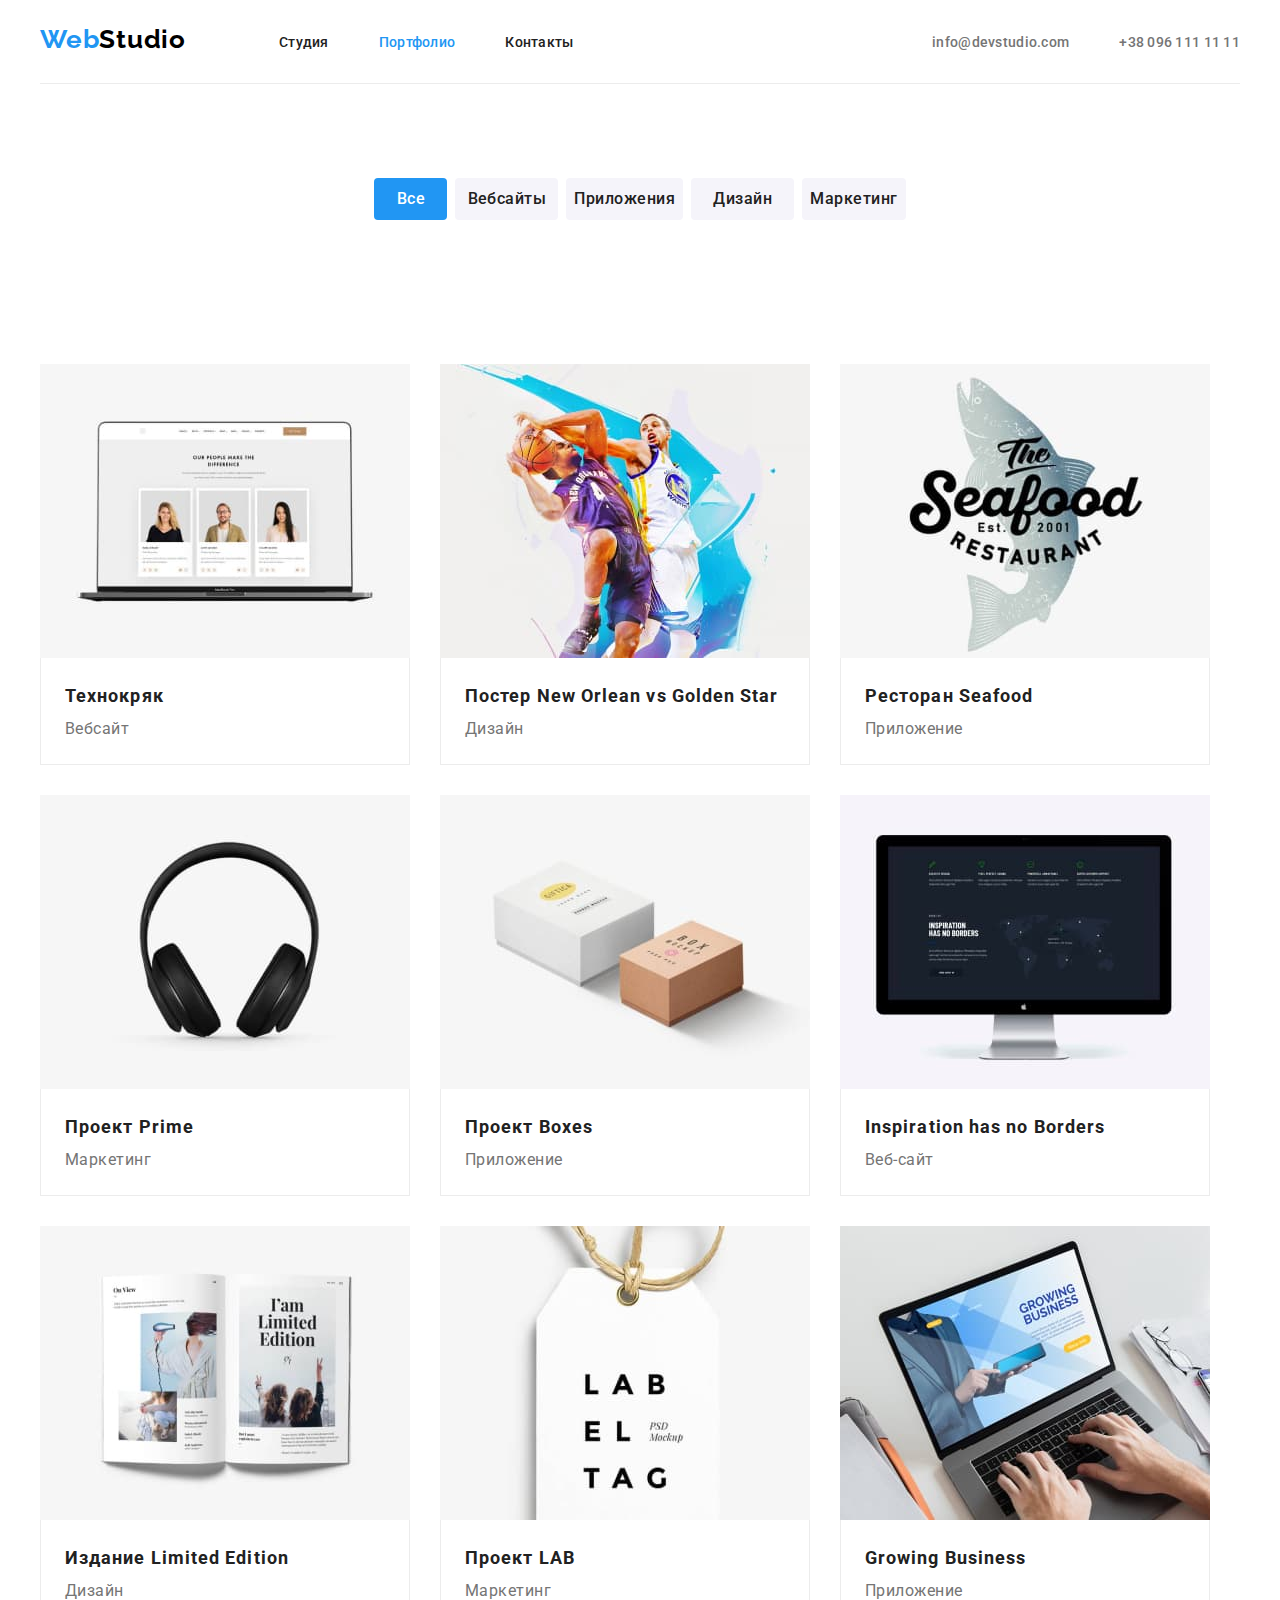
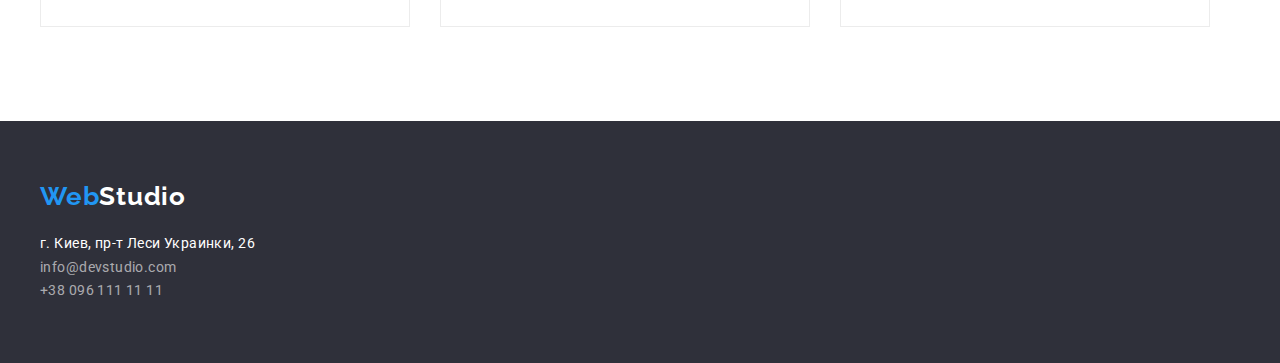
<file: portfolio.html>
<!DOCTYPE html>
<html lang="ru">
  <head>
    <meta charset="UTF-8" />
    <meta http-equiv="X-UA-Compatible" content="IE=edge" />
    <meta name="viewport" content="width=device-width, initial-scale=1.0" />
    <title>Portfolio</title>
    <link rel="preconnect" href="https://fonts.gstatic.com" />
    <link
      href="https://fonts.googleapis.com/css2?family=Raleway:wght@700&family=Roboto:wght@400;500;700;900&display=swap"
      rel="stylesheet"
    />
    <link rel="stylesheet" href="./css/style.css" />
  </head>
  <body>
    <!--Шапка страницы с логотипом и навигацией-->
    <header class="header">
      <div class="container">
        <div class="header-container">
          <nav class="main-nav">
            <a class="logo-link" href="./index.html">
              <span class="logo-accent">Web</span>Studio</a
            >
            <ul class="nav-list">
              <li class="nav-list-item">
                <a class="nav-link" href="./">Студия</a>
              </li>
              <li class="nav-list-item">
                <a class="nav-link-current" href="./portfolio.html"
                  >Портфолио</a
                >
              </li>
              <li class="nav-list-item">
                <a class="nav-link" href="">Контакты</a>
              </li>
            </ul>
          </nav>
          <ul class="contact-list">
            <li class="contact-list-item">
              <a class="contact-link-header" href="mailto:info@devstudio.com"
                >info@devstudio.com</a
              >
            </li>
            <li class="contact-list-item">
              <a class="contact-link-header" href="tel:+380961111111"
                >+38 096 111 11 11</a
              >
            </li>
          </ul>
        </div>
      </div>
    </header>
    <!--Основная часть-->
    <main>
      <div class="container">
        <div class="filter">
          <ul class="button-list">
            <li class="button-li">
              <button class="accent-button">Все</button>
            </li>
            <li class="button-li"><button class="button">Вебсайты</button></li>
            <li class="button-li">
              <button class="button">Приложения</button>
            </li>
            <li class="button-li"><button class="button">Дизайн</button></li>
            <li class="button-li"><button class="button">Маркетинг</button></li>
          </ul>
        </div>
      </div>
      <section class="section">
        <div class="container">
          <ul class="examples-list-portfolio">
            <li class="portfolio-list-item">
              <img
                src="./images/technocrack.jpg"
                alt="Пример дизайна сайта"
                width="370"
                height="294"
              />
              <div class="card-container">
                <h2 class="card-header">Технокряк</h2>
                <p class="card-paragraf">Вебсайт</p>
              </div>
            </li>
            <li class="portfolio-list-item">
              <img
                src="./images/poster.jpg"
                alt="Пример дизайна постера"
                width="370"
                height="294"
              />
              <div class="card-container">
                <h2 class="card-header">Постер New Orlean vs Golden Star</h2>
                <p class="card-paragraf">Дизайн</p>
              </div>
            </li>

            <li class="portfolio-list-item">
              <img
                src="./images/seafood_restoraunt.jpg"
                alt="Пример дизайна приложения"
                width="370"
                height="294"
              />
              <div class="card-container">
                <h2 class="card-header">Ресторан Seafood</h2>
                <p class="card-paragraf">Приложение</p>
              </div>
            </li>

            <li class="portfolio-list-item">
              <img
                src="./images/prime_project.jpg"
                alt="Пример дизайна маркетинговой кампании"
                width="370"
                height="294"
              />
              <div class="card-container">
                <h2 class="card-header">Проект Prime</h2>
                <p class="card-paragraf">Маркетинг</p>
              </div>
            </li>

            <li class="portfolio-list-item">
              <img
                src="./images/boxes_project.jpg"
                alt="Пример дизайна приложения"
                width="370"
                height="294"
              />
              <div class="card-container">
                <h2 class="card-header">Проект Boxes</h2>
                <p class="card-paragraf">Приложение</p>
              </div>
            </li>

            <li class="portfolio-list-item">
              <img
                src="./images/inspiration.jpg"
                alt="Пример дизайна сайта"
                width="370"
                height="294"
              />
              <div class="card-container">
                <h2 class="card-header">Inspiration has no Borders</h2>
                <p class="card-paragraf">Веб-сайт</p>
              </div>
            </li>

            <li class="portfolio-list-item">
              <img
                src="./images/limited_edition.jpg"
                alt="Пример дизайна книги"
                width="370"
                height="294"
              />
              <div class="card-container">
                <h2 class="card-header">Издание Limited Edition</h2>
                <p class="card-paragraf">Дизайн</p>
              </div>
            </li>
            <li class="portfolio-list-item">
              <img
                src="./images/lab_project.jpg"
                alt="Пример дизайна маркетинговой кампании"
                width="370"
                height="294"
              />
              <div class="card-container">
                <h2 class="card-header">Проект LAB</h2>
                <p class="card-paragraf">Маркетинг</p>
              </div>
            </li>
            <li class="portfolio-list-item">
              <img
                src="./images/groving_business.jpg"
                alt="Пример дизайна приложения"
                width="370"
                height="294"
              />
              <div class="card-container">
                <h2 class="card-header">Growing Business</h2>
                <p class="card-paragraf">Приложение</p>
              </div>
            </li>
          </ul>
        </div>
      </section>
    </main>
    <!--Подвал с логотипом и контактами-->
    <footer class="footer">
      <div class="container">
        <a class="footer-logo" href="./index.html"
          ><span class="logo-accent">Web</span>Studio</a
        >
        <address class="address">
          <ul class="contact-list-footer">
            <li>г. Киев, пр-т Леси Украинки, 26</li>
            <li>
              <a class="contact-link-footer" href="mailto:info@devstudio.com"
                >info@devstudio.com</a
              >
            </li>
            <li>
              <a class="contact-link-footer" href="tel:+380961111111"
                >+38 096 111 11 11</a
              >
            </li>
          </ul>
        </address>
      </div>
    </footer>
  </body>
</html>
</file>
<file: css/style.css>
:root {
  --main-text-color: #757575;
  --header-text-color: #212121;
  --logo-text-color: #000000;
  --accent-color: #2196f3;
  --dark-background-text-color: rgba(255, 255, 255, 0.6);
  --simple-white: #ffffff;
  --footer-bg-clr: #2f303a;
  --btn-bg-clr: #f5f4fa;
}
html {
  box-sizing: border-box;
}
*,
*::before,
*::after {
  box-sizing: inherit;
}
ul,
p {
  margin: 0;
  padding: 0;
}
h1,
h2,
h3,
h4,
h5,
h6 {
  padding: 0;
  margin: 0;
}
img {
  display: block;
}
body {
  font-family: "Roboto", sans-serif;
  color: var(--main-text-color);
  margin: 0;
}
.header-container,
.main-nav,
.nav-list,
.contact-list {
  display: flex;
}
.header-container {
  border-bottom: 1px solid #ececec;
}
.card-container {
  border-left: 1px solid #ececec;
  border-right: 1px solid #ececec;
  border-bottom: 1px solid #ececec;
  padding: 20px 24px;
}
.container {
  width: 1230px;
  padding-left: 15px;
  padding-right: 15px;
  margin: 0 auto;
}
.nav-list {
  margin-left: 93px;
}
.nav-list-item + .nav-list-item {
  margin-left: 50px;
}
.nav-list-item {
  margin-top: 32px;
  margin-bottom: 32px;
}
.contact-list-item {
  margin-top: 32px;
  margin-bottom: 32px;
}
.contact-list-item + .contact-list-item {
  margin-left: 50px;
}

.hero-section {
  text-align: center;
  background-color: var(--footer-bg-clr);
  padding-top: 200px;
  padding-bottom: 200px;
}
.section {
  padding-top: 94px;
  padding-bottom: 94px;
  text-align: center;
}

.team-paragraf {
  margin-top: 10px;
}
.logo-link {
  font-family: "Raleway", sans-serif;
  font-weight: 700;
  font-size: 26px;
  line-height: 1.17;
  letter-spacing: 0.03em;
  color: var(--logo-text-color);
  text-decoration: none;
  display: block;
  margin-top: 24px;
  margin-bottom: 25px;
}
.logo-accent {
  color: var(--accent-color);
  display: inline-block;
}
.nav-list {
  list-style-type: none;
  padding: 0;
}
.contact-list {
  list-style-type: none;
  margin-left: auto;
  padding: 0;
}
.button-list {
  display: flex;
  padding-top: 94px;
  padding-bottom: 50px;
  justify-content: center;
}
.button-li + .button-li {
  margin-left: 8px;
}
.nav-link {
  font-weight: 500;
  font-size: 14px;
  line-height: 1.14;
  letter-spacing: 0.02em;
  text-decoration: none;
  color: var(--header-text-color);
}
.nav-link-current {
  font-weight: 500;
  font-size: 14px;
  line-height: 1.14;
  letter-spacing: 0.02em;
  text-decoration: none;
  color: var(--accent-color);
}

.nav-link:hover {
  color: var(--accent-color);
}
.nav-link:focus {
  color: var(--accent-color);
}
.nav-link:active {
  color: var(--accent-color);
}
.contact-link-header {
  font-weight: 500;
  font-size: 14px;
  line-height: 1.14;
  letter-spacing: 0.02em;
  color: var(--main-text-color);
  text-decoration: none;
  display: inline-block;
}
.contact-link-header:hover {
  color: var(--accent-color);
}
.contact-link-header:focus {
  color: var(--accent-color);
}
.visually-hidden {
  color: var(--simple-white);
}
.button-list {
  list-style-type: none;
}

.hero-button {
  font-family: "Roboto", sans-serif;
  color: var(--simple-white);
  background-color: var(--accent-color);
  font-weight: 700;
  font-size: 16px;
  line-height: 1.9;
  letter-spacing: 0.06em;
  padding: 10px 36px;
  min-width: 200px;
  border-color: transparent;
  border-radius: 4px;
  box-shadow: 0px 4px 4px rgba(0, 0, 0, 0.15);
}
.button {
  font-family: "Roboto", sans-serif;
  color: var(--header-text-color);
  font-weight: 500;
  font-size: 16px;
  line-height: 1.62;
  background-color: var(--btn-bg-clr);
  letter-spacing: 0.03em;
  border-color: transparent;
  border-radius: 4px;
  cursor: pointer;
  padding-top: 6px;
  padding-bottom: 6px;
  min-width: 103px;
}

.accent-button {
  font-family: "Roboto", sans-serif;
  color: var(--simple-white);
  font-weight: 500;
  font-size: 16px;
  line-height: 1.62;
  background-color: var(--accent-color);
  letter-spacing: 0.03em;
  border-color: transparent;
  border-radius: 4px;
  cursor: pointer;
  padding-top: 6px;
  padding-bottom: 6px;
  min-width: 73px;
}
.button:hover {
  background-color: var(--accent-color);
  color: var(--simple-white);
}
.button:focus {
  background-color: var(--accent-color);
  color: var(--simple-white);
}
.hero-header {
  font-weight: 900;
  font-size: 44px;
  line-height: 1.36;
  text-align: center;
  letter-spacing: 0.06em;
  text-transform: uppercase;
  color: var(--simple-white);
  margin-bottom: 40px;
}
.image {
  display: block;
}
.examples-list {
  display: flex;
  padding: 0;
  list-style: none;
  flex-wrap: wrap;
  margin-left: -30px;
  margin-top: -30px;
}
.examples-list-portfolio {
  display: flex;
  padding: 0;
  list-style: none;
  flex-wrap: wrap;
  margin-left: -30px;
  margin-top: -30px;
}
.portfolio-list-item {
  margin-left: 30px;
  margin-top: 30px;
  flex-basis: calc(100% / 3 -30px);
  text-align: left;
}

.examples-list-item {
  margin-left: 30px;
  margin-top: 30px;
  flex-basis: calc(100% / 4 - 30px);
  text-align: left;
}
.item-container {
  padding: 30px;
  text-align: center;
}

.examples-header {
  font-weight: 700;
  font-size: 14px;
  line-height: 1.14;
  letter-spacing: 0.06em;
  color: var(--header-text-color);
  text-transform: uppercase;
}
.jobs-header {
  font-weight: 700;
  font-size: 36px;
  line-height: 1.16;
  letter-spacing: 0.03em;
  color: var(--header-text-color);
  margin-top: 94px;
  margin-bottom: 50px;
}
.team-header {
  font-weight: 500;
  font-size: 16px;
  line-height: 1.19;
  letter-spacing: 0.03em;
  color: var(--header-text-color);
}
.team-paragraf {
  font-weight: normal;
  font-size: 16px;
  line-height: 1.19;
  letter-spacing: 0.03em;
  color: var(--main-text-color);
}
.examples-paragraf {
  font-size: 14px;
  line-height: 1.7;
  letter-spacing: 0.03em;
  color: var(--main-text-color);
  margin-top: 10px;
}
.card-header {
  font-weight: 700;
  font-size: 18px;
  line-height: 2;
  letter-spacing: 0.06em;
  color: var(--header-text-color);
}
.card-paragraf {
  font-size: 16px;
  line-height: 1.87;
  letter-spacing: 0.03em;
}
.footer {
  background-color: var(--footer-bg-clr);

  padding-top: 60px;
  padding-bottom: 60px;
}
.footer-logo {
  font-family: "Raleway", sans-serif;
  font-weight: 700;
  font-size: 26px;
  line-height: 1.19;
  letter-spacing: 0.03em;
  color: var(--simple-white);
  text-decoration: none;
  margin-bottom: 20px;
  display: block;
}
.address {
  font-size: 14px;
  line-height: 1.71;
  font-style: normal;
  letter-spacing: 0.03em;
  color: var(--simple-white);
}
.contact-list-footer {
  display: block;
  list-style: none;
}
.contact-link-footer {
  font-size: 14px;
  line-height: 1.71;
  letter-spacing: 0.03em;
  color: var(--dark-background-text-color);
  text-decoration: none;
  display: block;
}
.contact-link-footer:hover {
  color: var(--accent-color);
}
.contact-link-footer:focus {
  color: var(--accent-color);
}
</file>
